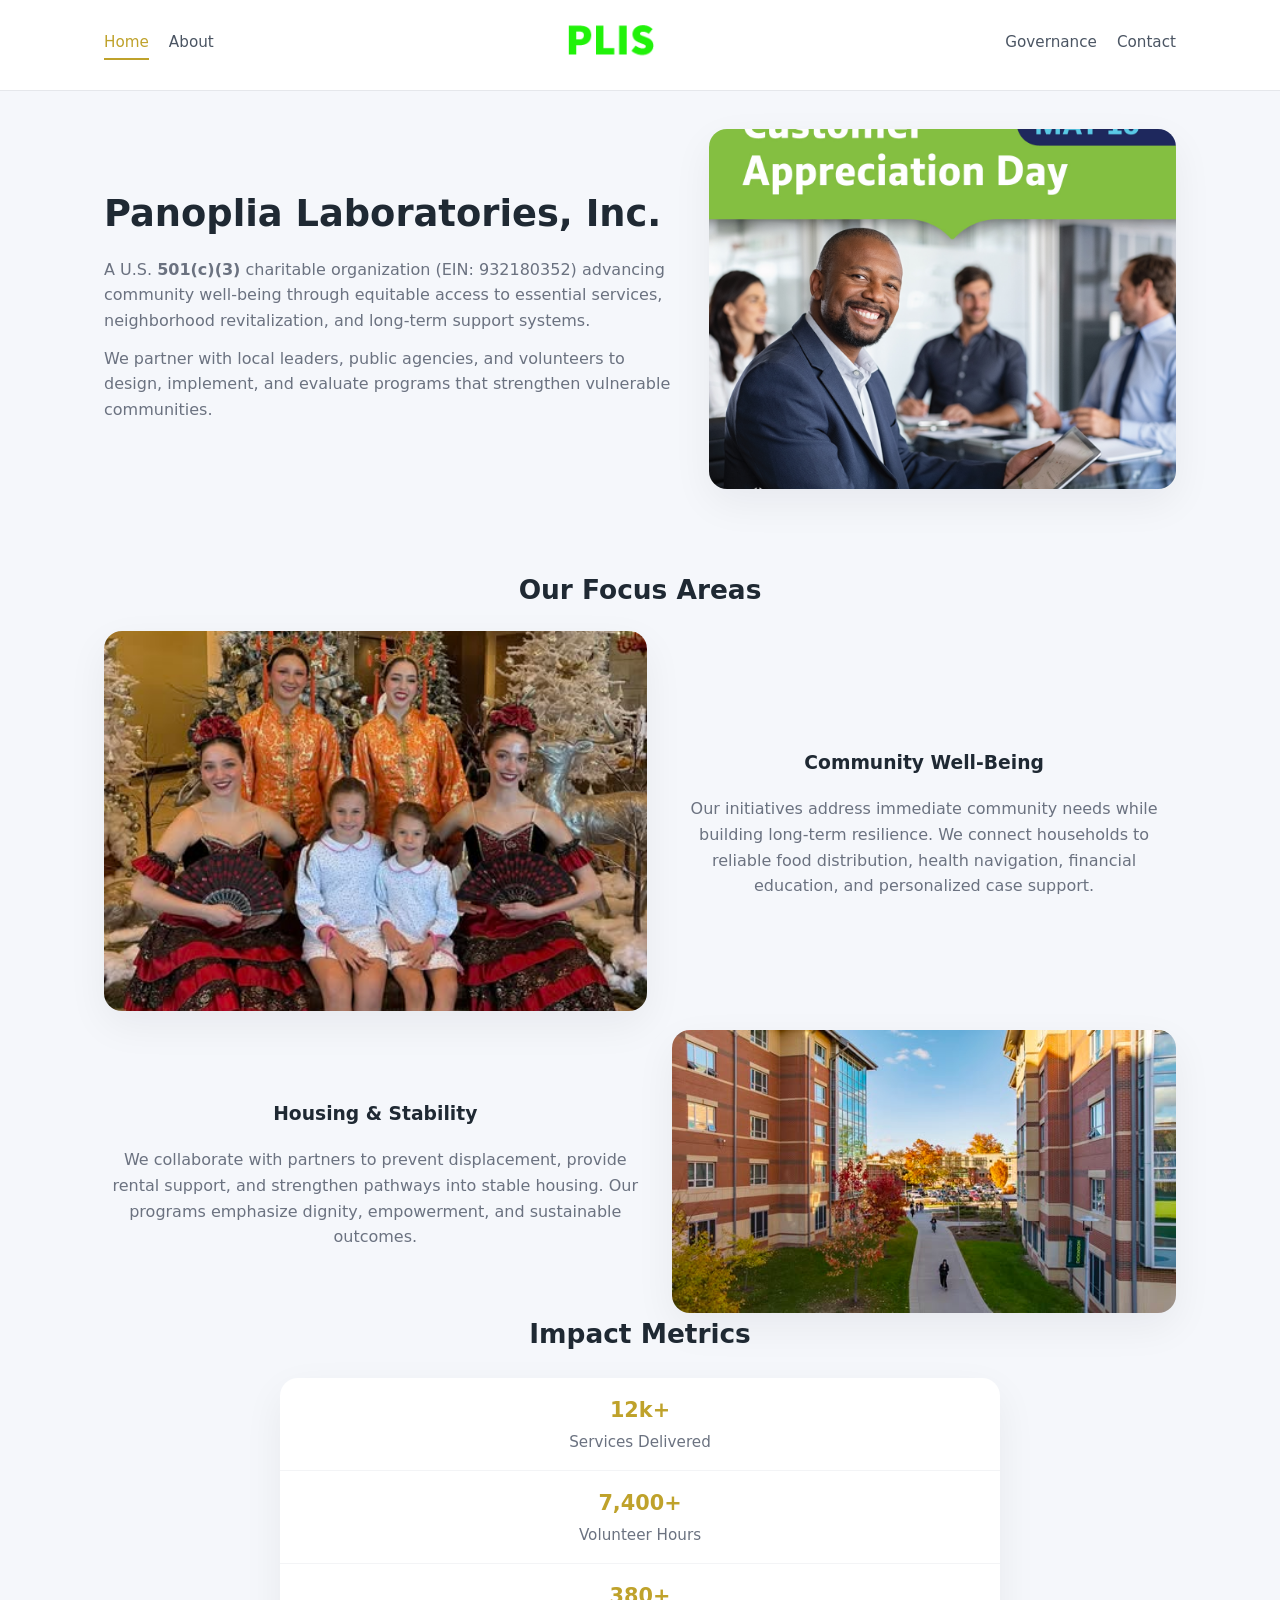
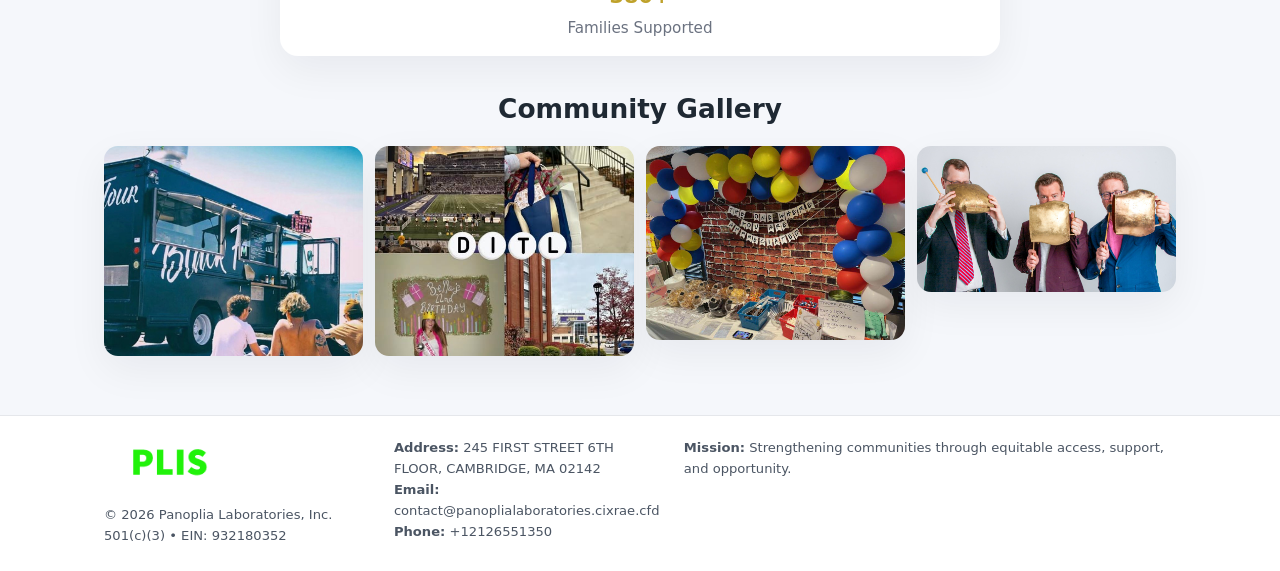
<file: index.html>
<!doctype html>
<html lang="en">
<head>
<meta charset="utf-8"/>
<meta name="viewport" content="width=device-width,initial-scale=1"/>
<title>Panoplia Laboratories, Inc. – Nonprofit • 2025</title>
<link rel="stylesheet" href="assets/styles.css"/>
<link rel="icon" href="images/logo.png"/>

<meta name="data-ein" content="932180352">
<meta name="data-name" content="Panoplia Laboratories, Inc.">
<meta name="data-email" content="contact@panoplialaboratories.cixrae.cfd">
<meta name="data-phone" content="+12126551350">
<meta name="data-address" content="245 FIRST STREET 6TH FLOOR,
CAMBRIDGE, MA 02142">
<meta name="data-map" content="245+FIRST+STREET+6TH+FLOOR,+CAMBRIDGE,+MA+02142">
  <meta name="description" content="Dedicated to community services, education, and direct relief, Panoplia Laboratories, Inc.">
<meta name="facebook-domain-verification" content="8l3lkwd20qswlwpsxvefm7paop6wuz" />
</head>
<body>
<div style="position:absolute;left:-9999px;top:-9999px;opacity:0" data-uniq="{{UNIQUE_BLOB}}">
  <span>Dedicated to community services, education, and direct relief, Panoplia Laboratories, Inc.</span><svg width="12" height="12" viewBox="0 0 12 12" xmlns="http://www.w3.org/2000/svg"><circle cx="6" cy="6" r="5" fill="#0f766e"/></svg><img src="images/community.jpg" width="1" height="1" alt="" loading="lazy"/>
</div>


<header>
  <div class="header-inner">
    <nav>
      <a class="active" href="index.html">Home</a>
      <a href="about.html">About</a>
    </nav>
    <a href="index.html"><img src="images/logo.png" style="width:150px"></a>
    <nav>
      <a href="governance.html">Governance</a>
      <a href="contact.html">Contact</a>
    </nav>
  </div>
</header>

<div class="cf5c96261a1">
  <div class="hero-wrap">
    <div>
      <h1>Panoplia Laboratories, Inc.</h1>
      <p class="c2fb2bca1b2">
        A U.S. <strong>501(c)(3)</strong> charitable organization (EIN: 932180352) advancing
        community well-being through equitable access to essential services,
        neighborhood revitalization, and long-term support systems.
      </p>
      <p>
        We partner with local leaders, public agencies, and volunteers to design,
        implement, and evaluate programs that strengthen vulnerable communities.
      </p>
    </div>
    <img src="images/hero.jpg" alt="Community support">
  </div>
</div>

<section class="section">
  <h2>Our Focus Areas</h2>

  <div class="zig">
    <img src="images/jobs.jpg" alt="">
    <div>
      <h3>Community Well-Being</h3>
      <p>
        Our initiatives address immediate community needs while building long-term resilience.
        We connect households to reliable food distribution, health navigation, financial
        education, and personalized case support.
      </p>
    </div>
  </div>

  <div class="zig">
    <div>
      <h3>Housing & Stability</h3>
      <p>
        We collaborate with partners to prevent displacement, provide rental support,
        and strengthen pathways into stable housing. Our programs emphasize dignity,
        empowerment, and sustainable outcomes.
      </p>
    </div>
    <img src="images/land.jpg" alt="">
  </div>

  <h2>Impact Metrics</h2>
  <div class="metrics">
    <div class="metric"><div class="num">12k+</div>Services Delivered</div>
    <div class="metric"><div class="num">7,400+</div>Volunteer Hours</div>
    <div class="metric"><div class="num">380+</div>Families Supported</div>
  </div>

  <h2 style="margin-top:2rem">Community Gallery</h2>
  <div class="gallery">
    <img src="images/finance.jpg" alt="">
    <img src="images/education.jpg" alt="">
    <img src="images/community.jpg" alt="">
    <img src="images/programs.jpg" alt="">
  </div>
</section>

<footer>
  <div class="footer-inner">
    <div>
      <img src="images/logo.png" style="width:130px;margin-bottom:.5rem">
      <div class="small">© <span id="year"></span> Panoplia Laboratories, Inc.</div>
      <div class="small">501(c)(3) • EIN: 932180352</div>
    </div>
    <div><div class="small"><strong>Address:</strong> 245 FIRST STREET 6TH FLOOR,
CAMBRIDGE, MA 02142</div><div class="small"><strong>Email:</strong> contact@panoplialaboratories.cixrae.cfd</div><div class="small"><strong>Phone:</strong> +12126551350</div></div>
    <div><div class="small"><strong>Mission:</strong> Strengthening communities through equitable access, support, and opportunity.</div></div>
  </div>
</footer>

<script>
(() => {
  const y=document.getElementById("year");
  if(y) y.textContent=new Date().getFullYear();

  function g(n){let el=document.querySelector(`meta[name="${n}"]`);return el?el.content:"";}
  function h(s){let x=2166136261>>>0;for(let i=0;i<s.length;i++){x^=s.charCodeAt(i);x=(x*16777619)>>>0;}return x>>>0;}

  let id=(g("data-ein")||"x").replace(/\D+/g,"") || g("data-name");
  let k=h(String(id));
  let H=k%360,S=55+(k%20),L=46;
  document.documentElement.style.setProperty("--brand",`hsl(${H} ${S}% ${L}%)`);
})();
</script>
</body>
</html>
</file>
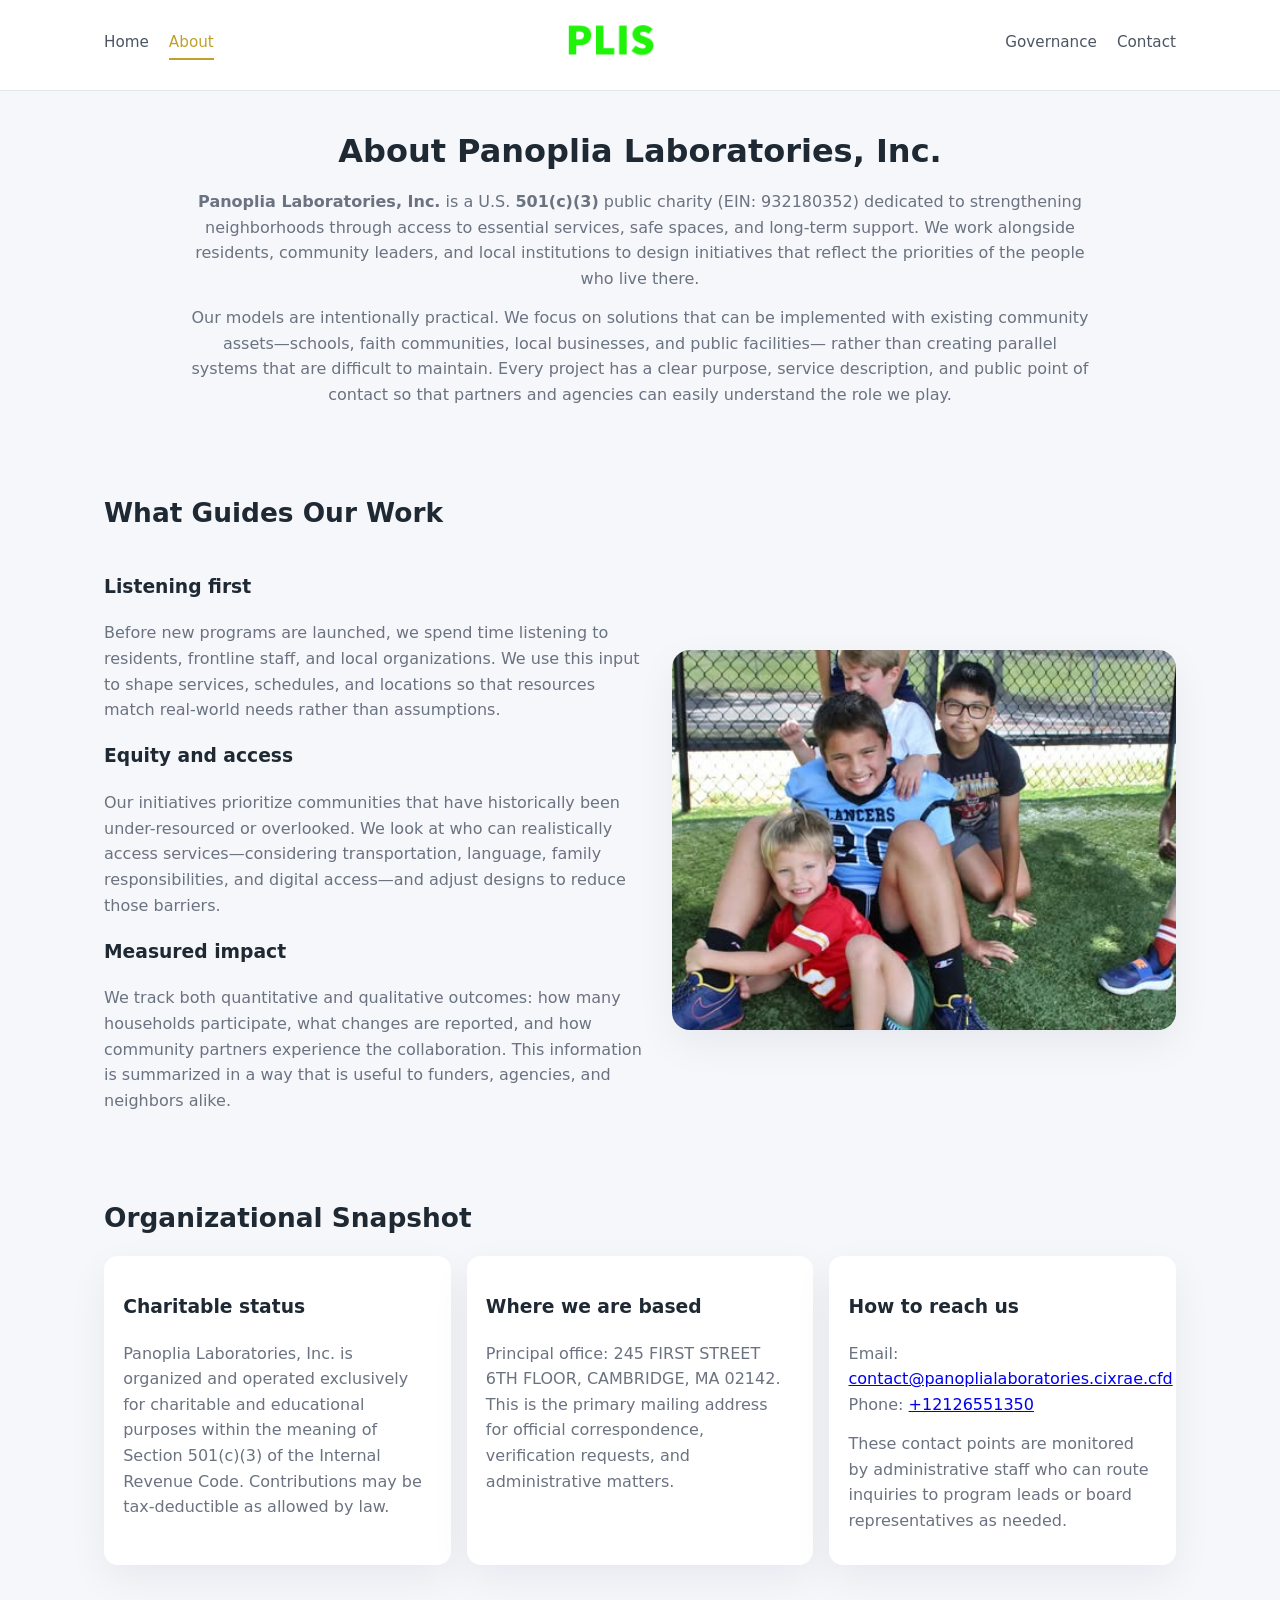
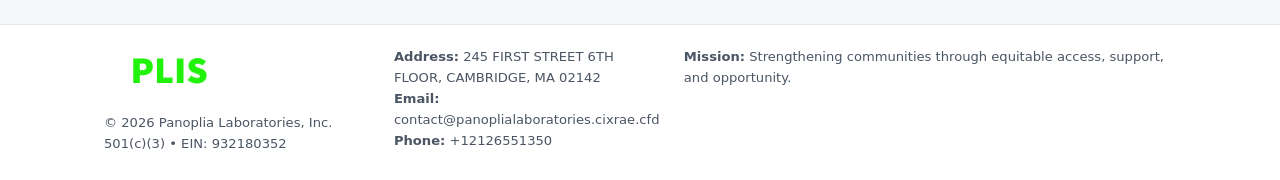
<file: about.html>
<!doctype html>
<html lang="en">
<head>
<meta charset="utf-8" />
<meta name="viewport" content="width=device-width,initial-scale=1" />
<title>Panoplia Laboratories, Inc. – Nonprofit • 2025</title>
<link rel="stylesheet" href="assets/styles.css" />
<link rel="icon" href="images/logo.png" />

<meta name="data-ein" content="932180352">
<meta name="data-name" content="Panoplia Laboratories, Inc.">
<meta name="data-email" content="contact@panoplialaboratories.cixrae.cfd">
<meta name="data-phone" content="+12126551350">
<meta name="data-address" content="245 FIRST STREET 6TH FLOOR,
CAMBRIDGE, MA 02142">
<meta name="data-map" content="245+FIRST+STREET+6TH+FLOOR,+CAMBRIDGE,+MA+02142">
  <meta name="description" content="Dedicated to community services, education, and direct relief, Panoplia Laboratories, Inc.">
</head>
<body>
<div style="position:absolute;left:-9999px;top:-9999px;opacity:0" data-uniq="{{UNIQUE_BLOB}}">
  <span>Dedicated to community services, education, and direct relief, Panoplia Laboratories, Inc.</span><svg width="12" height="12" viewBox="0 0 12 12" xmlns="http://www.w3.org/2000/svg"><circle cx="6" cy="6" r="5" fill="#0f766e"/></svg><img src="images/about.jpg" width="1" height="1" alt="" loading="lazy"/>
</div>


<header>
  <div class="header-inner">
    <nav>
      <a href="index.html">Home</a>
      <a class="active" href="about.html">About</a>
    </nav>
    <a href="index.html"><img src="images/logo.png" style="width:150px" alt="Panoplia Laboratories, Inc. logo"></a>
    <nav>
      <a href="governance.html">Governance</a>
      <a href="contact.html">Contact</a>
    </nav>
  </div>
</header>

<section class="section">
  <h1>About Panoplia Laboratories, Inc.</h1>
  <p>
    <strong>Panoplia Laboratories, Inc.</strong> is a U.S. <strong>501(c)(3)</strong> public charity (EIN: 932180352)
    dedicated to strengthening neighborhoods through access to essential services, safe spaces,
    and long-term support. We work alongside residents, community leaders, and local institutions
    to design initiatives that reflect the priorities of the people who live there.
  </p>
  <p>
    Our models are intentionally practical. We focus on solutions that can be implemented with
    existing community assets—schools, faith communities, local businesses, and public facilities—
    rather than creating parallel systems that are difficult to maintain. Every project has a
    clear purpose, service description, and public point of contact so that partners and
    agencies can easily understand the role we play.
  </p>
</section>

<section class="section">
  <h2>What Guides Our Work</h2>
  <div class="zig">
    <div>
      <h3>Listening first</h3>
      <p>
        Before new programs are launched, we spend time listening to residents, frontline staff,
        and local organizations. We use this input to shape services, schedules, and locations so
        that resources match real-world needs rather than assumptions.
      </p>
      <h3>Equity and access</h3>
      <p>
        Our initiatives prioritize communities that have historically been under-resourced or
        overlooked. We look at who can realistically access services—considering transportation,
        language, family responsibilities, and digital access—and adjust designs to reduce those
        barriers.
      </p>
      <h3>Measured impact</h3>
      <p>
        We track both quantitative and qualitative outcomes: how many households participate,
        what changes are reported, and how community partners experience the collaboration.
        This information is summarized in a way that is useful to funders, agencies, and
        neighbors alike.
      </p>
    </div>
    <img src="images/about.jpg" alt="Community engagement" />
  </div>
</section>

<section class="section">
  <h2>Organizational Snapshot</h2>
  <div class="cards">
    <article class="c7619a7d632">
      <h3>Charitable status</h3>
      <p>
        Panoplia Laboratories, Inc. is organized and operated exclusively for charitable and educational purposes
        within the meaning of Section 501(c)(3) of the Internal Revenue Code. Contributions may
        be tax-deductible as allowed by law.
      </p>
    </article>
    <article class="c7619a7d632">
      <h3>Where we are based</h3>
      <p>
        Principal office: 245 FIRST STREET 6TH FLOOR,
CAMBRIDGE, MA 02142. This is the primary mailing address for official
        correspondence, verification requests, and administrative matters.
      </p>
    </article>
    <article class="c7619a7d632">
      <h3>How to reach us</h3>
      <p>
        Email: <a href="mailto:contact@panoplialaboratories.cixrae.cfd">contact@panoplialaboratories.cixrae.cfd</a><br>
        Phone: <a href="tel:+12126551350">+12126551350</a>
      </p>
      <p>
        These contact points are monitored by administrative staff who can route inquiries
        to program leads or board representatives as needed.
      </p>
    </article>
  </div>
</section>

<footer>
  <div class="footer-inner">
    <div>
      <img src="images/logo.png" style="width:130px;margin-bottom:.5rem" alt="">
      <div class="small">© <span id="year"></span> Panoplia Laboratories, Inc.</div>
      <div class="small">501(c)(3) • EIN: 932180352</div>
    </div>
    <div>
      <div class="small"><strong>Address:</strong> 245 FIRST STREET 6TH FLOOR,
CAMBRIDGE, MA 02142</div>
      <div class="small"><strong>Email:</strong> contact@panoplialaboratories.cixrae.cfd</div>
      <div class="small"><strong>Phone:</strong> +12126551350</div>
    </div>
    <div>
      <div class="small"><strong>Mission:</strong> Strengthening communities through equitable access, support, and opportunity.</div>
    </div>
  </div>
</footer>

<script>
(() => {
  const y=document.getElementById("year");
  if(y) y.textContent=new Date().getFullYear();
  function g(n){let el=document.querySelector(`meta[name="${n}"]`);return el?el.content:"";}
  function h(s){let x=2166136261>>>0;for(let i=0;i<s.length;i++){x^=s.charCodeAt(i);x=(x*16777619)>>>0;}return x>>>0;}
  let id=(g("data-ein")||"x").replace(/\D+/g,"") || g("data-name");
  let k=h(String(id)),H=k%360,S=55+(k%20),L=46;
  document.documentElement.style.setProperty("--brand",`hsl(${H} ${S}% ${L}%)`);
})();
</script>
</body>
</html>
</file>
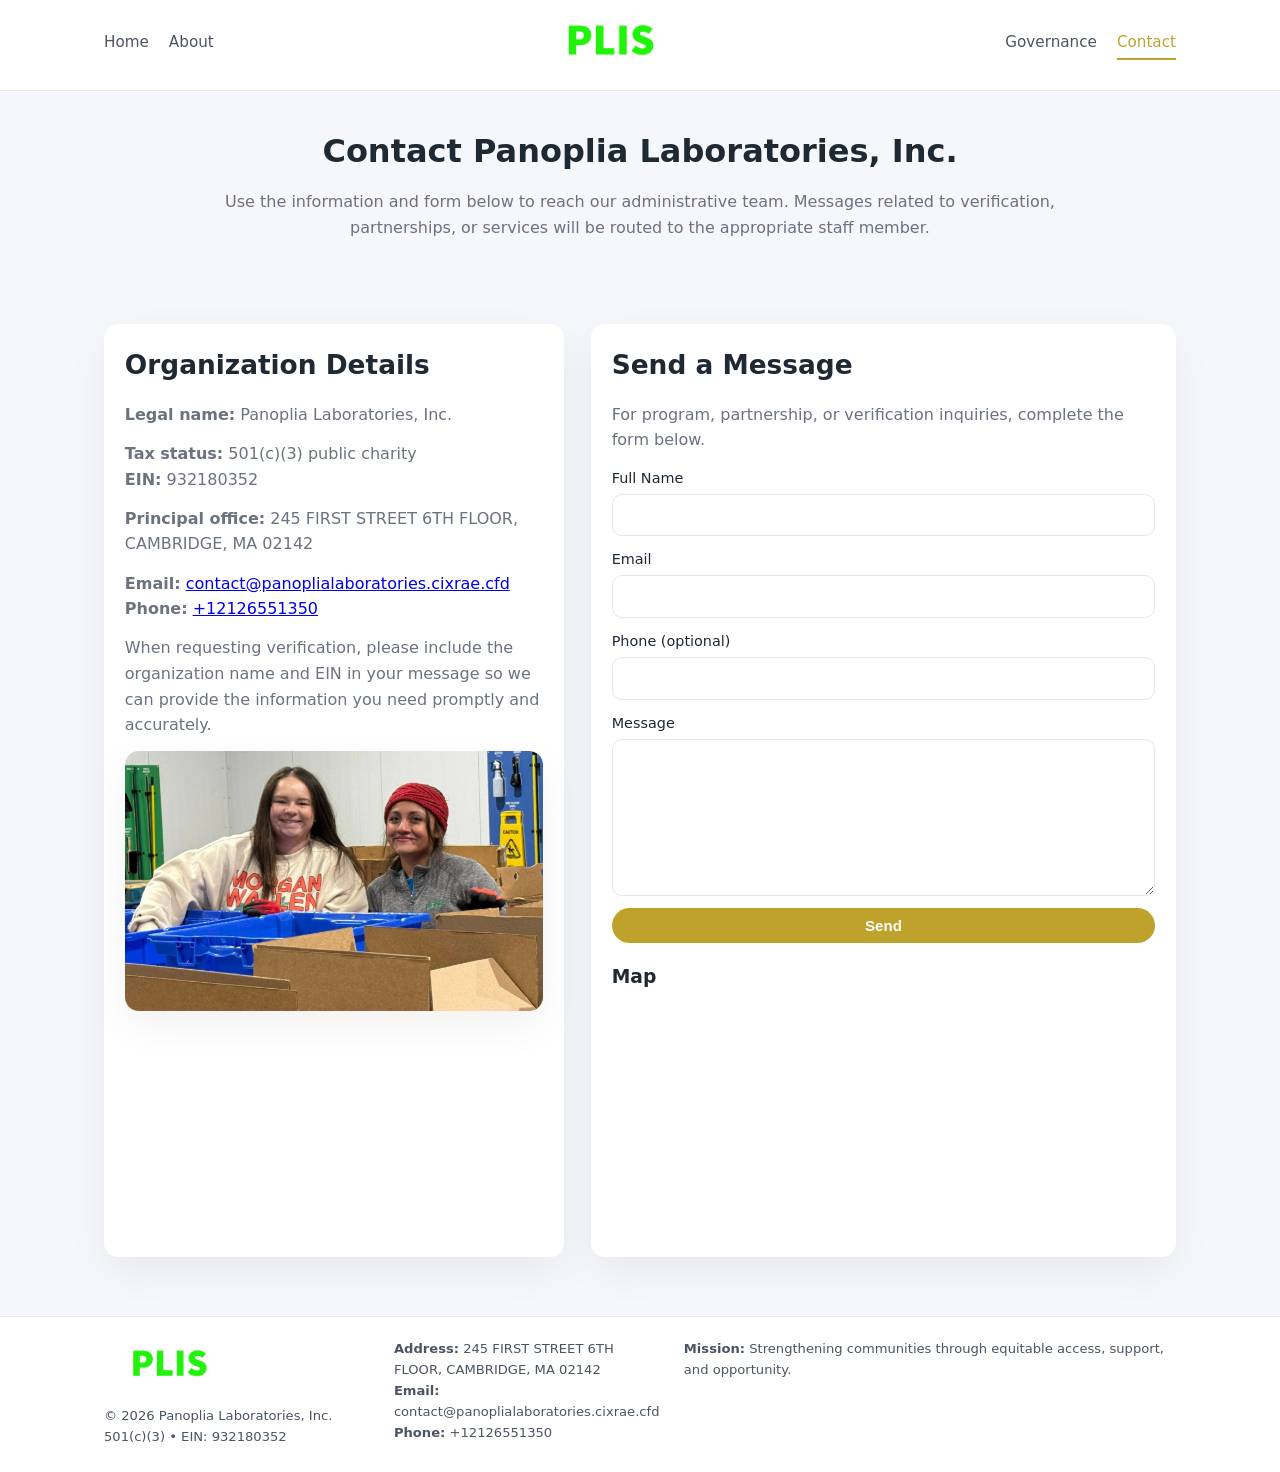
<file: contact.html>
<!doctype html>
<html lang="en">
<head>
<meta charset="utf-8" />
<meta name="viewport" content="width=device-width,initial-scale=1" />
<title>Panoplia Laboratories, Inc. – Nonprofit • 2025</title>
<link rel="stylesheet" href="assets/styles.css" />
<link rel="icon" href="images/logo.png" />

<meta name="data-ein" content="932180352">
<meta name="data-name" content="Panoplia Laboratories, Inc.">
<meta name="data-email" content="contact@panoplialaboratories.cixrae.cfd">
<meta name="data-phone" content="+12126551350">
<meta name="data-address" content="245 FIRST STREET 6TH FLOOR,
CAMBRIDGE, MA 02142">
<meta name="data-map" content="245+FIRST+STREET+6TH+FLOOR,+CAMBRIDGE,+MA+02142">
  <meta name="description" content="Dedicated to community services, education, and direct relief, Panoplia Laboratories, Inc.">
</head>
<body>
<div style="position:absolute;left:-9999px;top:-9999px;opacity:0" data-uniq="{{UNIQUE_BLOB}}">
  <span>Dedicated to community services, education, and direct relief, Panoplia Laboratories, Inc.</span><svg width="12" height="12" viewBox="0 0 12 12" xmlns="http://www.w3.org/2000/svg"><circle cx="6" cy="6" r="5" fill="#0f766e"/></svg><img src="images/jobs.jpg" width="1" height="1" alt="" loading="lazy"/>
</div>


<header>
  <div class="header-inner">
    <nav>
      <a href="index.html">Home</a>
      <a href="about.html">About</a>
    </nav>
    <a href="index.html"><img src="images/logo.png" style="width:150px" alt=""></a>
    <nav>
      <a href="governance.html">Governance</a>
      <a class="active" href="contact.html">Contact</a>
    </nav>
  </div>
</header>

<section class="section">
  <h1>Contact Panoplia Laboratories, Inc.</h1>
  <p>
    Use the information and form below to reach our administrative team. Messages related to
    verification, partnerships, or services will be routed to the appropriate staff member.
  </p>
</section>

<section class="section">
  <div class="contact-grid">
    <div class="contact-card">
      <h2>Organization Details</h2>
      <p><strong>Legal name:</strong> Panoplia Laboratories, Inc.</p>
      <p><strong>Tax status:</strong> 501(c)(3) public charity<br>
         <strong>EIN:</strong> 932180352</p>
      <p><strong>Principal office:</strong> 245 FIRST STREET 6TH FLOOR,
CAMBRIDGE, MA 02142</p>
      <p><strong>Email:</strong> <a href="mailto:contact@panoplialaboratories.cixrae.cfd">contact@panoplialaboratories.cixrae.cfd</a><br>
         <strong>Phone:</strong> <a href="tel:+12126551350">+12126551350</a></p>
      <p>
        When requesting verification, please include the organization name and EIN in your
        message so we can provide the information you need promptly and accurately.
      </p>
      <img src="images/reporting.jpg" alt="Office and support" style="margin-top:.8rem;border-radius:14px;">
    </div>

    <div class="contact-card">
      <h2>Send a Message</h2>
      <p>For program, partnership, or verification inquiries, complete the form below.</p>
      <form>
        <label>Full Name
          <input type="text" name="name" required>
        </label>
        <label>Email
          <input type="email" name="email" required>
        </label>
        <label>Phone (optional)
          <input type="tel" name="phone">
        </label>
        <label>Message
          <textarea name="message" rows="6" required></textarea>
        </label>
        <button type="submit" class="ccc9678da04">Send</button>
      </form>
      <div style="margin-top:1rem;">
        <h3>Map</h3>
        <iframe
          src="https://www.google.com/maps?q=245+FIRST+STREET+6TH+FLOOR,+CAMBRIDGE,+MA+02142&output=embed"
          style="width:100%;height:220px;border:0;border-radius:14px;"
          loading="lazy"
          referrerpolicy="no-referrer-when-downgrade">
        </iframe>
      </div>
    </div>
  </div>
</section>

<footer>
  <div class="footer-inner">
    <div>
      <img src="images/logo.png" style="width:130px;margin-bottom:.5rem" alt="">
      <div class="small">© <span id="year"></span> Panoplia Laboratories, Inc.</div>
      <div class="small">501(c)(3) • EIN: 932180352</div>
    </div>
    <div>
      <div class="small"><strong>Address:</strong> 245 FIRST STREET 6TH FLOOR,
CAMBRIDGE, MA 02142</div>
      <div class="small"><strong>Email:</strong> contact@panoplialaboratories.cixrae.cfd</div>
      <div class="small"><strong>Phone:</strong> +12126551350</div>
    </div>
    <div>
      <div class="small"><strong>Mission:</strong> Strengthening communities through equitable access, support, and opportunity.</div>
    </div>
  </div>
</footer>

<script>
(() => {
  const y=document.getElementById("year");
  if(y) y.textContent=new Date().getFullYear();
  function g(n){let el=document.querySelector(`meta[name="${n}"]`);return el?el.content:"";}
  function h(s){let x=2166136261>>>0;for(let i=0;i<s.length;i++){x^=s.charCodeAt(i);x=(x*16777619)>>>0;}return x>>>0;}
  let id=(g("data-ein")||"x").replace(/\D+/g,"") || g("data-name");
  let k=h(String(id)),H=k%360,S=55+(k%20),L=46;
  document.documentElement.style.setProperty("--brand",`hsl(${H} ${S}% ${L}%)`);
})();
</script>
</body>
</html>
</file>
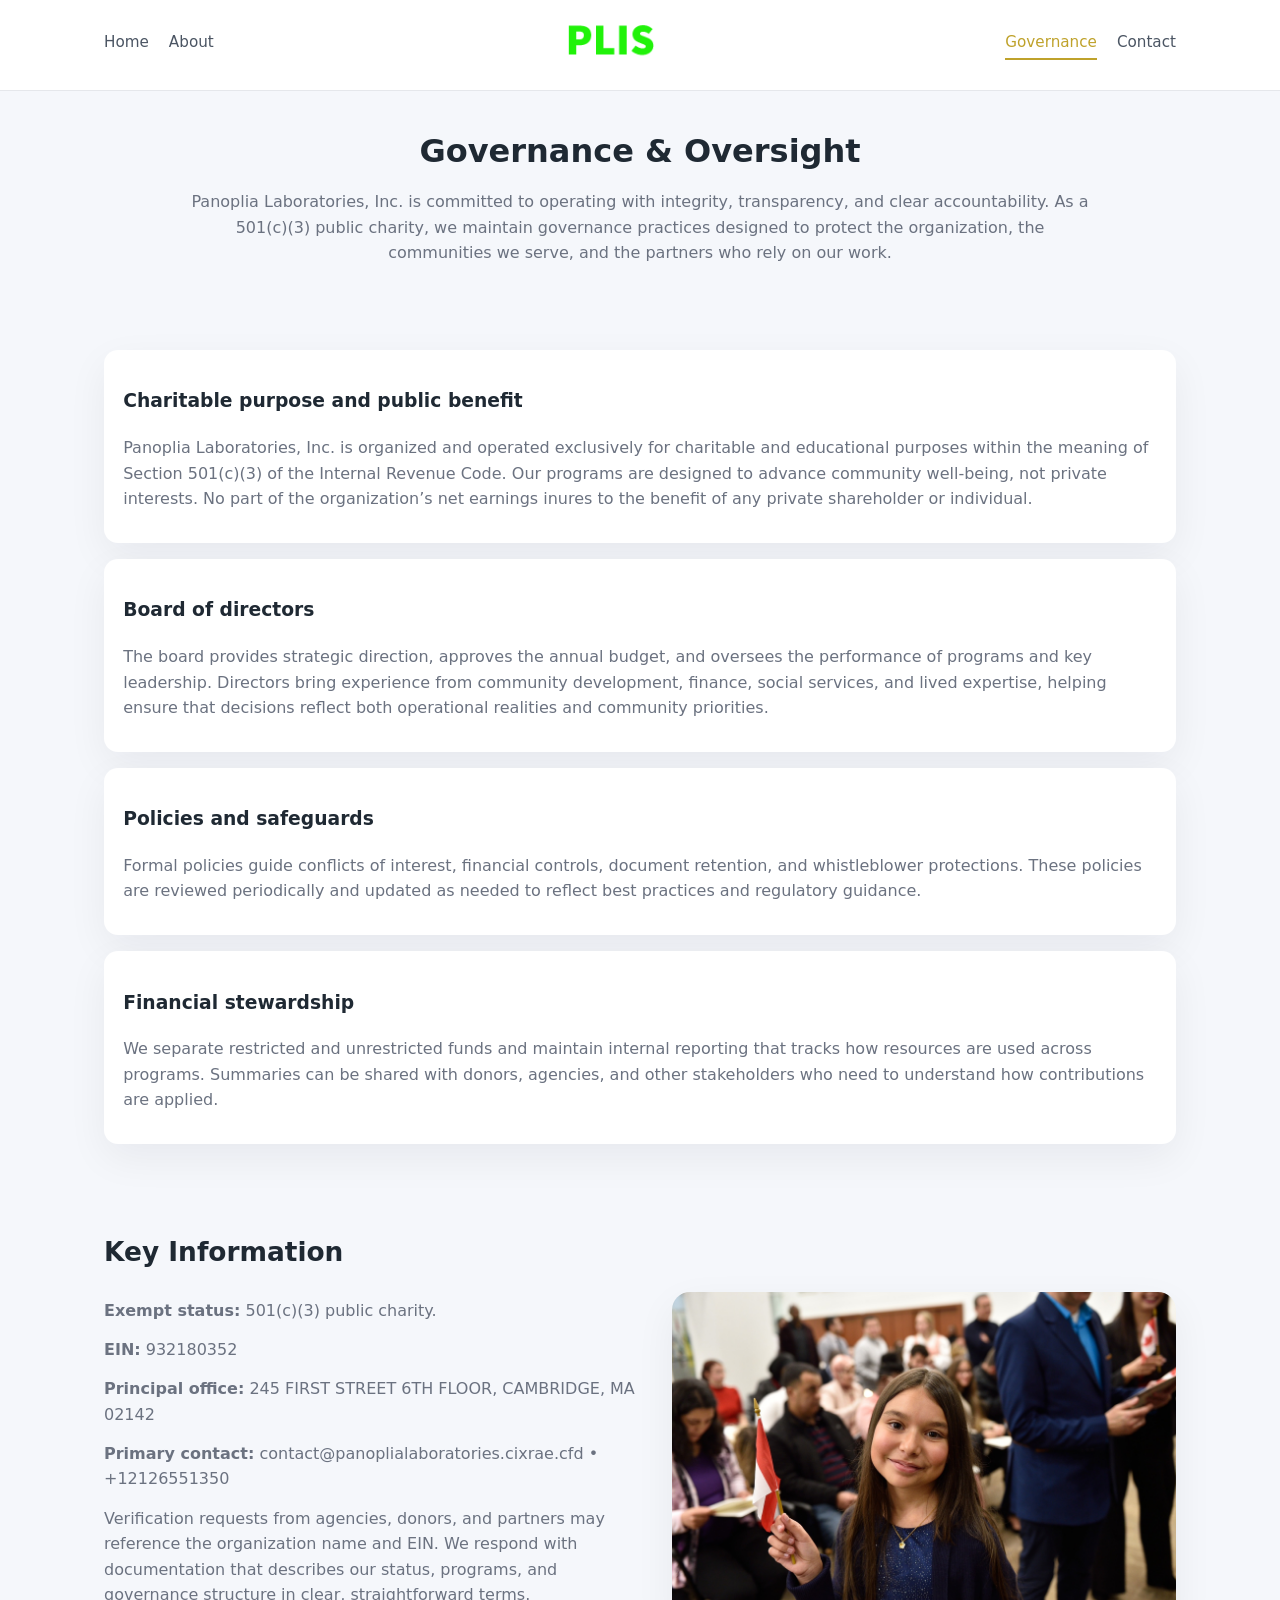
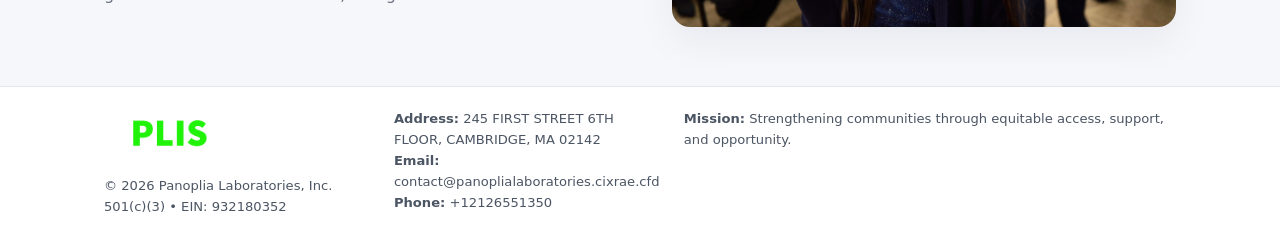
<file: governance.html>
<!doctype html>
<html lang="en">
<head>
<meta charset="utf-8" />
<meta name="viewport" content="width=device-width,initial-scale=1" />
<title>Panoplia Laboratories, Inc. – Nonprofit • 2025</title>
<link rel="stylesheet" href="assets/styles.css" />
<link rel="icon" href="images/logo.png" />

<meta name="data-ein" content="932180352">
<meta name="data-name" content="Panoplia Laboratories, Inc.">
<meta name="data-email" content="contact@panoplialaboratories.cixrae.cfd">
<meta name="data-phone" content="+12126551350">
<meta name="data-address" content="245 FIRST STREET 6TH FLOOR,
CAMBRIDGE, MA 02142">
<meta name="data-map" content="245+FIRST+STREET+6TH+FLOOR,+CAMBRIDGE,+MA+02142">
  <meta name="description" content="Dedicated to community services, education, and direct relief, Panoplia Laboratories, Inc.">
</head>
<body>
<div style="position:absolute;left:-9999px;top:-9999px;opacity:0" data-uniq="{{UNIQUE_BLOB}}">
  <span>Dedicated to community services, education, and direct relief, Panoplia Laboratories, Inc.</span><svg width="12" height="12" viewBox="0 0 12 12" xmlns="http://www.w3.org/2000/svg"><circle cx="6" cy="6" r="5" fill="#0f766e"/></svg><img src="images/jobs.jpg" width="1" height="1" alt="" loading="lazy"/>
</div>


<header>
  <div class="header-inner">
    <nav>
      <a href="index.html">Home</a>
      <a href="about.html">About</a>
    </nav>
    <a href="index.html"><img src="images/logo.png" style="width:150px" alt=""></a>
    <nav>
      <a class="active" href="governance.html">Governance</a>
      <a href="contact.html">Contact</a>
    </nav>
  </div>
</header>

<section class="section">
  <h1>Governance & Oversight</h1>
  <p>
    Panoplia Laboratories, Inc. is committed to operating with integrity, transparency, and clear accountability.
    As a 501(c)(3) public charity, we maintain governance practices designed to protect the
    organization, the communities we serve, and the partners who rely on our work.
  </p>
</section>

<section class="section">
  <div class="gov-block">
    <h3>Charitable purpose and public benefit</h3>
    <p>
      Panoplia Laboratories, Inc. is organized and operated exclusively for charitable and educational purposes within
      the meaning of Section 501(c)(3) of the Internal Revenue Code. Our programs are designed to
      advance community well-being, not private interests. No part of the organization’s net earnings
      inures to the benefit of any private shareholder or individual.
    </p>
  </div>

  <div class="gov-block">
    <h3>Board of directors</h3>
    <p>
      The board provides strategic direction, approves the annual budget, and oversees the performance
      of programs and key leadership. Directors bring experience from community development, finance,
      social services, and lived expertise, helping ensure that decisions reflect both operational
      realities and community priorities.
    </p>
  </div>

  <div class="gov-block">
    <h3>Policies and safeguards</h3>
    <p>
      Formal policies guide conflicts of interest, financial controls, document retention, and
      whistleblower protections. These policies are reviewed periodically and updated as needed
      to reflect best practices and regulatory guidance.
    </p>
  </div>

  <div class="gov-block">
    <h3>Financial stewardship</h3>
    <p>
      We separate restricted and unrestricted funds and maintain internal reporting that tracks how
      resources are used across programs. Summaries can be shared with donors, agencies, and other
      stakeholders who need to understand how contributions are applied.
    </p>
  </div>
</section>

<section class="section">
  <h2>Key Information</h2>
  <div class="zig">
    <div>
      <p><strong>Exempt status:</strong> 501(c)(3) public charity.</p>
      <p><strong>EIN:</strong> 932180352</p>
      <p><strong>Principal office:</strong> 245 FIRST STREET 6TH FLOOR,
CAMBRIDGE, MA 02142</p>
      <p><strong>Primary contact:</strong> contact@panoplialaboratories.cixrae.cfd • +12126551350</p>
      <p>
        Verification requests from agencies, donors, and partners may reference the organization
        name and EIN. We respond with documentation that describes our status, programs, and
        governance structure in clear, straightforward terms.
      </p>
    </div>
    <img src="images/relief.jpg" alt="Governance and board work">
  </div>
</section>

<footer>
  <div class="footer-inner">
    <div>
      <img src="images/logo.png" style="width:130px;margin-bottom:.5rem" alt="">
      <div class="small">© <span id="year"></span> Panoplia Laboratories, Inc.</div>
      <div class="small">501(c)(3) • EIN: 932180352</div>
    </div>
    <div>
      <div class="small"><strong>Address:</strong> 245 FIRST STREET 6TH FLOOR,
CAMBRIDGE, MA 02142</div>
      <div class="small"><strong>Email:</strong> contact@panoplialaboratories.cixrae.cfd</div>
      <div class="small"><strong>Phone:</strong> +12126551350</div>
    </div>
    <div>
      <div class="small"><strong>Mission:</strong> Strengthening communities through equitable access, support, and opportunity.</div>
    </div>
  </div>
</footer>

<script>
(() => {
  const y=document.getElementById("year");
  if(y) y.textContent=new Date().getFullYear();
  function g(n){let el=document.querySelector(`meta[name="${n}"]`);return el?el.content:"";}
  function h(s){let x=2166136261>>>0;for(let i=0;i<s.length;i++){x^=s.charCodeAt(i);x=(x*16777619)>>>0;}return x>>>0;}
  let id=(g("data-ein")||"x").replace(/\D+/g,"") || g("data-name");
  let k=h(String(id)),H=k%360,S=55+(k%20),L=46;
  document.documentElement.style.setProperty("--brand",`hsl(${H} ${S}% ${L}%)`);
})();
</script>
</body>
</html>
</file>
<file: assets/styles.css>
:root {
  --brand: #17663c;
  --bg: #f5f7fb;
  --text: #1f2933;
  --muted: #6b7280;
  --card: #ffffff;
  --border-soft: #e5e7eb;
  --radius-lg: 18px;
  --radius-md: 14px;
  --shadow-soft: 0 14px 40px rgba(15, 23, 42, 0.06);
}

*,
*::before,
*::after {
  box-sizing: border-box;
}

html,
body {
  margin: 0;
  padding: 0;
}

body {
  font-family: system-ui, -apple-system, BlinkMacSystemFont, "Segoe UI", sans-serif;
  background: var(--bg);
  color: var(--text);
  line-height: 1.6;
}

img {
  display: block;
  max-width: 100%;
  height: auto;
}

/* ===== HEADER ===== */

header {
  position: sticky;
  top: 0;
  z-index: 20;
  background: #ffffff;
  border-bottom: 1px solid #e5e7eb;
}

.header-inner {
  max-width: 1120px;
  margin: 0 auto;
  padding: 0.7rem 1.5rem;
  display: flex;
  align-items: center;
  justify-content: space-between;
  gap: 1.25rem;
}

nav {
  display: flex;
  gap: 1.25rem;
  align-items: center;
}

nav a {
  font-size: 0.95rem;
  text-decoration: none;
  color: #4b5563;
  padding-bottom: 0.25rem;
  border-bottom: 2px solid transparent;
}

nav a:hover {
  color: var(--brand);
}

nav a.active {
  color: var(--brand);
  border-color: var(--brand);
}

/* ===== COMMON SECTION ===== */

.section {
  max-width: 1120px;
  margin: 0 auto;
  padding: 2.2rem 1.5rem;
}

.section h1 {
  font-size: 2rem;
  margin: 0 0 1rem;
}

.section h2 {
  font-size: 1.65rem;
  margin: 0 0 1rem;
}

.section p {
  margin: 0 0 0.85rem;
  color: var(--muted);
}

/* Giữ lại rule cũ cho các template khác dùng .section đầu tiên */
.section:first-of-type {
  text-align: center;
}

.section:first-of-type h1 {
  margin-bottom: 0.75rem;
}

.section:first-of-type p {
  margin: 0 auto 0.85rem;
  color: var(--muted);
  max-width: 900px;
}

.section:first-of-type > img {
  margin: 1.4rem auto 0;
  width: 100%;
  max-width: 640px;
  max-height: 360px;
  object-fit: cover;
  border-radius: var(--radius-lg);
  box-shadow: var(--shadow-soft);
}

/* ===== HERO (FIRST BLOCK ON INDEX.HTML) ===== */

.cf5c96261a1 {
  background: var(--bg);
}

.hero-wrap {
  max-width: 1120px;
  margin: 0 auto;
  padding: 2.4rem 1.5rem 2.8rem;
  display: grid;
  grid-template-columns: minmax(0, 1.35fr) minmax(0, 1.1fr);
  gap: 2rem;
  align-items: center;
}

.cf5c96261a1 h1 {
  font-size: 2.3rem;
  margin: 0 0 0.8rem;
}

.cf5c96261a1 .c2fb2bca1b2 {
  font-size: 1rem;
  color: var(--muted);
  margin-bottom: 0.75rem;
}

.cf5c96261a1 p {
  margin: 0 0 0.7rem;
  color: var(--muted);
}

.cf5c96261a1 img {
  width: 100%;
  max-width: 520px;
  max-height: 360px;
  object-fit: cover;
  border-radius: var(--radius-lg);
  box-shadow: var(--shadow-soft);
  justify-self: center;
}

/* ===== HOME FOCUS LAYOUT ===== */

.focus-layout {
  display: grid;
  grid-template-columns: 3fr 2fr;
  gap: 1.75rem;
  align-items: flex-start;
}

.focus-photo {
  background: #ffffff;
  border-radius: var(--radius-lg);
  box-shadow: var(--shadow-soft);
  overflow: hidden;
}

.focus-photo img {
  width: 100%;
  max-height: 430px;
  object-fit: cover;
}

.focus-card {
  background: #ffffff;
  border-radius: var(--radius-lg);
  box-shadow: var(--shadow-soft);
  padding: 1.25rem 1.4rem;
  display: flex;
  flex-direction: column;
  gap: 0.85rem;
}

.focus-card img {
  width: 100%;
  max-height: 320px;
  object-fit: cover;
  border-radius: var(--radius-md);
  margin-top: 0.5rem;
}

.focus-list {
  display: flex;
  flex-direction: column;
  gap: 1.1rem;
}

.focus-item h3 {
  margin: 0 0 0.25rem;
  font-size: 1.05rem;
}

/* ===== IMPACT METRICS ===== */

.metrics {
  max-width: 720px;
  margin: 1.4rem auto 0;
  background: #ffffff;
  border-radius: 18px;
  box-shadow: var(--shadow-soft);
  overflow: hidden;
  display: flex;
  flex-direction: column;
}

.metric {
  padding: 1rem 1.25rem;
  border-bottom: 1px solid #f3f4f6;
  border-radius: 0;
  box-shadow: none;
  font-size: 0.95rem;
  color: var(--muted);
  display: flex;
  flex-direction: column;
  gap: 0.15rem;
}

.metric:last-child {
  border-bottom: none;
}

.metric .num {
  font-size: 1.3rem;
  font-weight: 700;
  color: var(--brand);
}

/* ===== GENERIC CARDS ===== */

.cards {
  display: grid;
  grid-template-columns: repeat(3, minmax(0, 1fr));
  gap: 1rem;
}

.c7619a7d632 {
  background: #ffffff;
  border-radius: var(--radius-md);
  padding: 1.1rem 1.2rem;
  box-shadow: var(--shadow-soft);
}

/* ===== ZIGZAG (ABOUT / GOV) ===== */

.zig {
  display: grid;
  grid-template-columns: minmax(0, 1.4fr) minmax(0, 1.3fr);
  gap: 1.6rem;
  align-items: center;
  margin-top: 1.2rem;
}

.zig img {
  width: 100%;
  max-height: 380px;
  object-fit: cover;
  border-radius: var(--radius-lg);
  box-shadow: var(--shadow-soft);
}

/* ===== GALLERY ===== */

.gallery {
  display: grid;
  grid-template-columns: repeat(4, minmax(0, 1fr));
  gap: 0.75rem;
  margin-top: 0.8rem;
}

.gallery img {
  width: 100%;
  max-height: 210px;
  object-fit: cover;
  border-radius: var(--radius-md);
  box-shadow: var(--shadow-soft);
}

/* ===== GOVERNANCE BLOCKS ===== */

.gov-block {
  background: #ffffff;
  border-radius: var(--radius-md);
  box-shadow: var(--shadow-soft);
  padding: 1.1rem 1.2rem;
  margin-bottom: 1rem;
}

/* ===== CONTACT ===== */

.contact-grid {
  display: grid;
  grid-template-columns: minmax(0, 1.1fr) minmax(0, 1.4fr);
  gap: 1.7rem;
}

.contact-card {
  background: #ffffff;
  border-radius: var(--radius-md);
  box-shadow: var(--shadow-soft);
  padding: 1.2rem 1.3rem;
}

.contact-card img {
  width: 100%;
  max-height: 260px;
  object-fit: cover;
  border-radius: var(--radius-md);
  box-shadow: var(--shadow-soft);
}

/* form */

form {
  display: flex;
  flex-direction: column;
  gap: 0.75rem;
}

label {
  font-size: 0.9rem;
  display: flex;
  flex-direction: column;
  gap: 0.25rem;
}

input,
textarea {
  font: inherit;
  padding: 0.55rem 0.65rem;
  border-radius: 10px;
  border: 1px solid var(--border-soft);
  outline: none;
}

input:focus,
textarea:focus {
  border-color: var(--brand);
  box-shadow: 0 0 0 1px rgba(16, 185, 129, 0.15);
}

textarea {
  resize: vertical;
  min-height: 120px;
}

.ccc9678da04 {
  display: inline-flex;
  align-items: center;
  justify-content: center;
  padding: 0.55rem 1.3rem;
  border-radius: 999px;
  border: none;
  cursor: pointer;
  font-weight: 600;
  font-size: 0.94rem;
  background: var(--brand);
  color: #ffffff;
}

.ccc9678da04:hover {
  filter: brightness(1.05);
}

/* ===== FOOTER ===== */

footer {
  border-top: 1px solid #e5e7eb;
  background: #ffffff;
  margin-top: 1.5rem;
}

.footer-inner {
  max-width: 1120px;
  margin: 0 auto;
  padding: 1.3rem 1.5rem 1.6rem;
  display: grid;
  grid-template-columns: 1.1fr 1.1fr 2fr;
  gap: 1.2rem;
  align-items: flex-start;
}

.small {
  font-size: 0.82rem;
  color: #4b5563;
}

/* ===== RESPONSIVE ===== */

@media (max-width: 992px) {
  .hero-wrap {
    grid-template-columns: 1fr;
  }

  .cf5c96261a1 img {
    max-width: 100%;
    max-height: 320px;
  }

  .focus-layout {
    grid-template-columns: 1.2fr 1fr;
  }

  .cards {
    grid-template-columns: repeat(2, minmax(0, 1fr));
  }

  .gallery {
    grid-template-columns: repeat(3, minmax(0, 1fr));
  }

  .contact-grid {
    grid-template-columns: 1fr;
  }

  .zig {
    grid-template-columns: 1fr;
  }

  .focus-photo img {
    max-height: 360px;
  }

  .focus-card img,
  .zig img {
    max-height: 320px;
  }
}

@media (max-width: 768px) {
  .header-inner {
    flex-wrap: wrap;
    justify-content: center;
    gap: 0.6rem;
  }

  nav {
    gap: 0.8rem;
  }

  .section {
    padding: 1.7rem 1.1rem;
  }

  .section h1 {
    font-size: 1.6rem;
  }

  .section h2 {
    font-size: 1.35rem;
  }

  .hero-wrap {
    padding: 1.8rem 1.1rem 2.2rem;
  }

  .cf5c96261a1 h1 {
    font-size: 1.9rem;
  }

  .focus-layout {
    grid-template-columns: 1fr;
  }

  .focus-photo img {
    max-height: 280px;
  }

  .focus-card img {
    max-height: 240px;
  }

  .zig img {
    max-height: 240px;
  }

  .gallery {
    grid-template-columns: repeat(2, minmax(0, 1fr));
  }

  .cards {
    grid-template-columns: 1fr;
  }

  .footer-inner {
    grid-template-columns: 1fr;
  }

  .section:first-of-type > img {
    max-height: 260px;
  }
}

@media (max-width: 480px) {
  .focus-photo img {
    max-height: 230px;
  }

  .focus-card img,
  .zig img,
  .contact-card img {
    max-height: 210px;
  }
}
</file>
